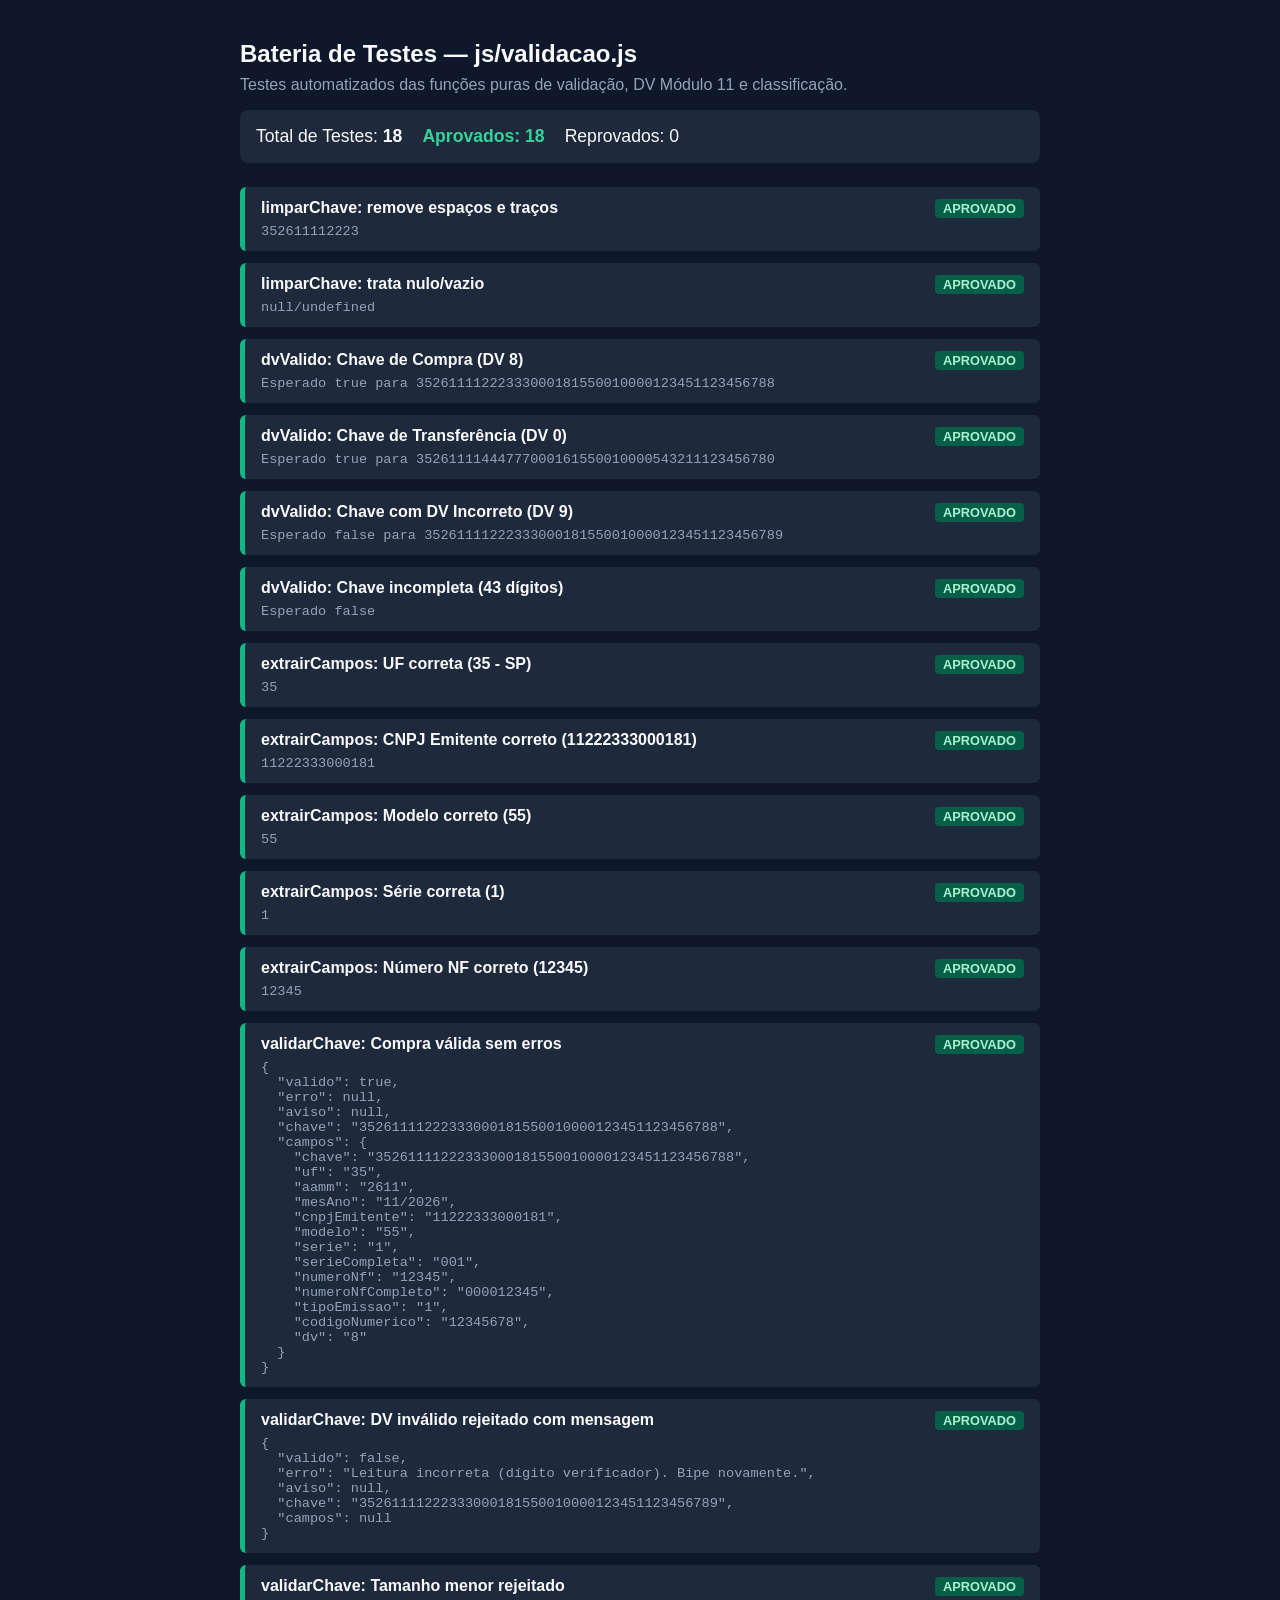
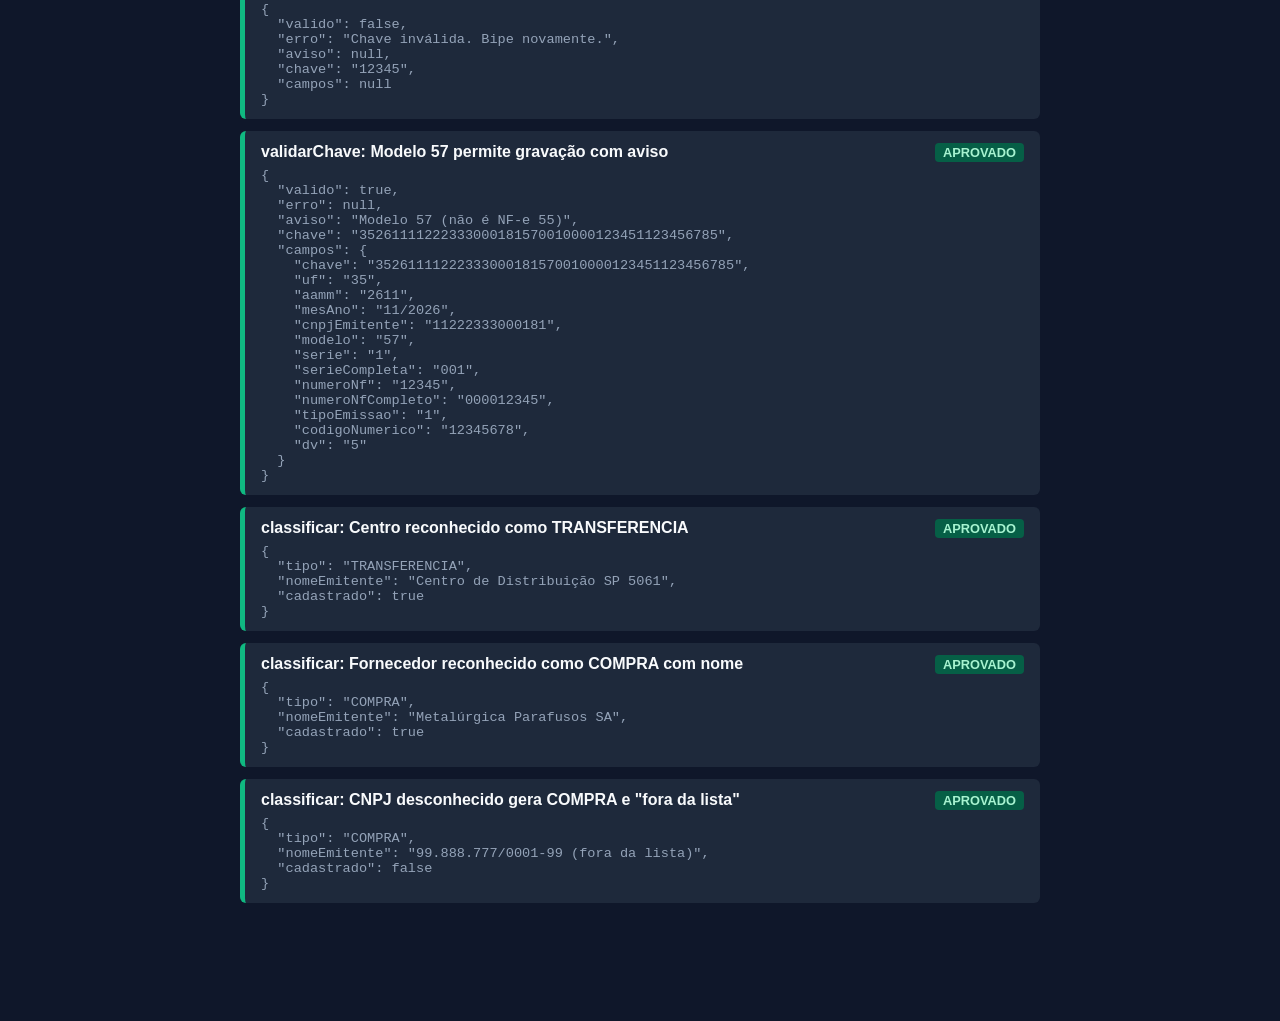
<file: testes/validacao.test.html>
<!DOCTYPE html>
<html lang="pt-BR">
<head>
  <meta charset="UTF-8">
  <meta name="viewport" content="width=device-width, initial-scale=1.0">
  <title>Testes de Validação - Chave da NF</title>
  <style>
    body {
      font-family: -apple-system, BlinkMacSystemFont, "Segoe UI", Roboto, sans-serif;
      background: #0f172a;
      color: #f8fafc;
      margin: 0;
      padding: 24px;
    }
    .container {
      max-width: 800px;
      margin: 0 auto;
    }
    h1 {
      font-size: 1.5rem;
      margin-bottom: 8px;
    }
    .summary {
      background: #1e293b;
      padding: 16px;
      border-radius: 8px;
      margin-bottom: 24px;
      display: flex;
      gap: 20px;
    }
    .stat {
      font-size: 1.1rem;
    }
    .stat.pass { color: #34d399; font-weight: bold; }
    .stat.fail { color: #f87171; font-weight: bold; }
    .test-card {
      background: #1e293b;
      border-left: 5px solid #64748b;
      border-radius: 6px;
      padding: 12px 16px;
      margin-bottom: 12px;
    }
    .test-card.pass {
      border-left-color: #10b981;
    }
    .test-card.fail {
      border-left-color: #ef4444;
      background: #2a1b1b;
    }
    .test-title {
      font-weight: 600;
      display: flex;
      justify-content: space-between;
    }
    .badge {
      font-size: 0.8rem;
      padding: 2px 8px;
      border-radius: 4px;
      text-transform: uppercase;
    }
    .badge.pass { background: #065f46; color: #a7f3d0; }
    .badge.fail { background: #991b1b; color: #fecaca; }
    .test-detail {
      font-size: 0.85rem;
      color: #94a3b8;
      margin-top: 6px;
      font-family: monospace;
      white-space: pre-wrap;
      word-break: break-all;
    }
  </style>
</head>
<body>
  <div class="container">
    <h1>Bateria de Testes — js/validacao.js</h1>
    <p style="color: #94a3b8; margin-top: 0;">Testes automatizados das funções puras de validação, DV Módulo 11 e classificação.</p>

    <div class="summary" id="summary">
      <div class="stat">Executando testes...</div>
    </div>

    <div id="results"></div>
  </div>

  <script type="module">
    import {
      limparChave,
      formatarCnpj,
      formatarChave,
      extrairCampos,
      dvValido,
      validarChave,
      classificar
    } from '../js/validacao.js';

    const results = [];

    function assert(nome, condicao, detalhe = '') {
      results.push({
        nome,
        passou: !!condicao,
        detalhe: typeof detalhe === 'object' ? JSON.stringify(detalhe, null, 2) : String(detalhe)
      });
    }

    // 1. Testes de limpeza de chave
    assert('limparChave: remove espaços e traços', 
      limparChave(' 3526 1111 - 2223 ') === '352611112223',
      limparChave(' 3526 1111 - 2223 ')
    );
    assert('limparChave: trata nulo/vazio', 
      limparChave(null) === '' && limparChave(undefined) === '',
      'null/undefined'
    );

    // 2. Chaves de teste oficiais da especificação
    const kCompra = '35261111222333000181550010000123451123456788';
    const kTransf = '35261111444777000161550010000543211123456780';
    const kDvInvalido = '35261111222333000181550010000123451123456789';

    // 3. Testes de DV (Módulo 11)
    assert('dvValido: Chave de Compra (DV 8)', dvValido(kCompra), 'Esperado true para ' + kCompra);
    assert('dvValido: Chave de Transferência (DV 0)', dvValido(kTransf), 'Esperado true para ' + kTransf);
    assert('dvValido: Chave com DV Incorreto (DV 9)', !dvValido(kDvInvalido), 'Esperado false para ' + kDvInvalido);
    assert('dvValido: Chave incompleta (43 dígitos)', !dvValido(kCompra.substring(0, 43)), 'Esperado false');

    // 4. Testes de extração de campos
    const camposCompra = extrairCampos(kCompra);
    assert('extrairCampos: UF correta (35 - SP)', camposCompra && camposCompra.uf === '35', camposCompra ? camposCompra.uf : null);
    assert('extrairCampos: CNPJ Emitente correto (11222333000181)', camposCompra && camposCompra.cnpjEmitente === '11222333000181', camposCompra ? camposCompra.cnpjEmitente : null);
    assert('extrairCampos: Modelo correto (55)', camposCompra && camposCompra.modelo === '55', camposCompra ? camposCompra.modelo : null);
    assert('extrairCampos: Série correta (1)', camposCompra && camposCompra.serie === '1', camposCompra ? camposCompra.serie : null);
    assert('extrairCampos: Número NF correto (12345)', camposCompra && camposCompra.numeroNf === '12345', camposCompra ? camposCompra.numeroNf : null);

    // 5. Testes de validarChave
    const valCompra = validarChave(kCompra);
    assert('validarChave: Compra válida sem erros', valCompra.valido === true && valCompra.erro === null && valCompra.aviso === null, valCompra);

    const valDvErr = validarChave(kDvInvalido);
    assert('validarChave: DV inválido rejeitado com mensagem', 
      valDvErr.valido === false && valDvErr.erro.includes('dígito verificador'),
      valDvErr
    );

    const valTamanhoErr = validarChave('12345');
    assert('validarChave: Tamanho menor rejeitado', 
      valTamanhoErr.valido === false && valTamanhoErr.erro.includes('Chave inválida'),
      valTamanhoErr
    );

    // Teste modelo diferente de 55 (ex: CT-e 57)
    // Criar chave com modelo 57 e calcular DV
    const baseCte = '3526111122233300018157001000012345112345678';
    // Calculando DV para baseCte
    const pesos = [2, 3, 4, 5, 6, 7, 8, 9];
    let s = 0;
    for (let i = baseCte.length - 1, p = 0; i >= 0; i--, p++) {
      s += parseInt(baseCte[i], 10) * pesos[p % 8];
    }
    const r = s % 11;
    const dvCte = r < 2 ? 0 : 11 - r;
    const kCte = baseCte + dvCte;

    const valCte = validarChave(kCte);
    assert('validarChave: Modelo 57 permite gravação com aviso', 
      valCte.valido === true && valCte.aviso && valCte.aviso.includes('57'),
      valCte
    );

    // 6. Testes de classificação
    const centros = { '11444777000161': 'Centro de Distribuição SP 5061' };
    const fornecedores = { '11222333000181': 'Metalúrgica Parafusos SA' };

    const clsTransf = classificar('11444777000161', centros, fornecedores);
    assert('classificar: Centro reconhecido como TRANSFERENCIA', 
      clsTransf.tipo === 'TRANSFERENCIA' && clsTransf.nomeEmitente.includes('Distribuição SP'),
      clsTransf
    );

    const clsCompra = classificar('11222333000181', centros, fornecedores);
    assert('classificar: Fornecedor reconhecido como COMPRA com nome', 
      clsCompra.tipo === 'COMPRA' && clsCompra.nomeEmitente === 'Metalúrgica Parafusos SA',
      clsCompra
    );

    const clsFora = classificar('99888777000199', centros, fornecedores);
    assert('classificar: CNPJ desconhecido gera COMPRA e "fora da lista"', 
      clsFora.tipo === 'COMPRA' && clsFora.nomeEmitente.includes('fora da lista'),
      clsFora
    );

    // Renderizar resultados
    const resultsContainer = document.getElementById('results');
    const summaryContainer = document.getElementById('summary');

    let totalPass = 0;
    let totalFail = 0;

    results.forEach(res => {
      if (res.passou) totalPass++;
      else totalFail++;

      const card = document.createElement('div');
      card.className = 'test-card ' + (res.passou ? 'pass' : 'fail');
      card.innerHTML = `
        <div class="test-title">
          <span>${res.nome}</span>
          <span class="badge ${res.passou ? 'pass' : 'fail'}">${res.passou ? 'APROVADO' : 'REPROVADO'}</span>
        </div>
        ${res.detalhe ? `<div class="test-detail">${res.detalhe}</div>` : ''}
      `;
      resultsContainer.appendChild(card);
    });

    summaryContainer.innerHTML = `
      <div class="stat">Total de Testes: <strong>${results.length}</strong></div>
      <div class="stat pass">Aprovados: ${totalPass}</div>
      <div class="stat ${totalFail > 0 ? 'fail' : ''}">Reprovados: ${totalFail}</div>
    `;
  </script>
</body>
</html>
</file>
